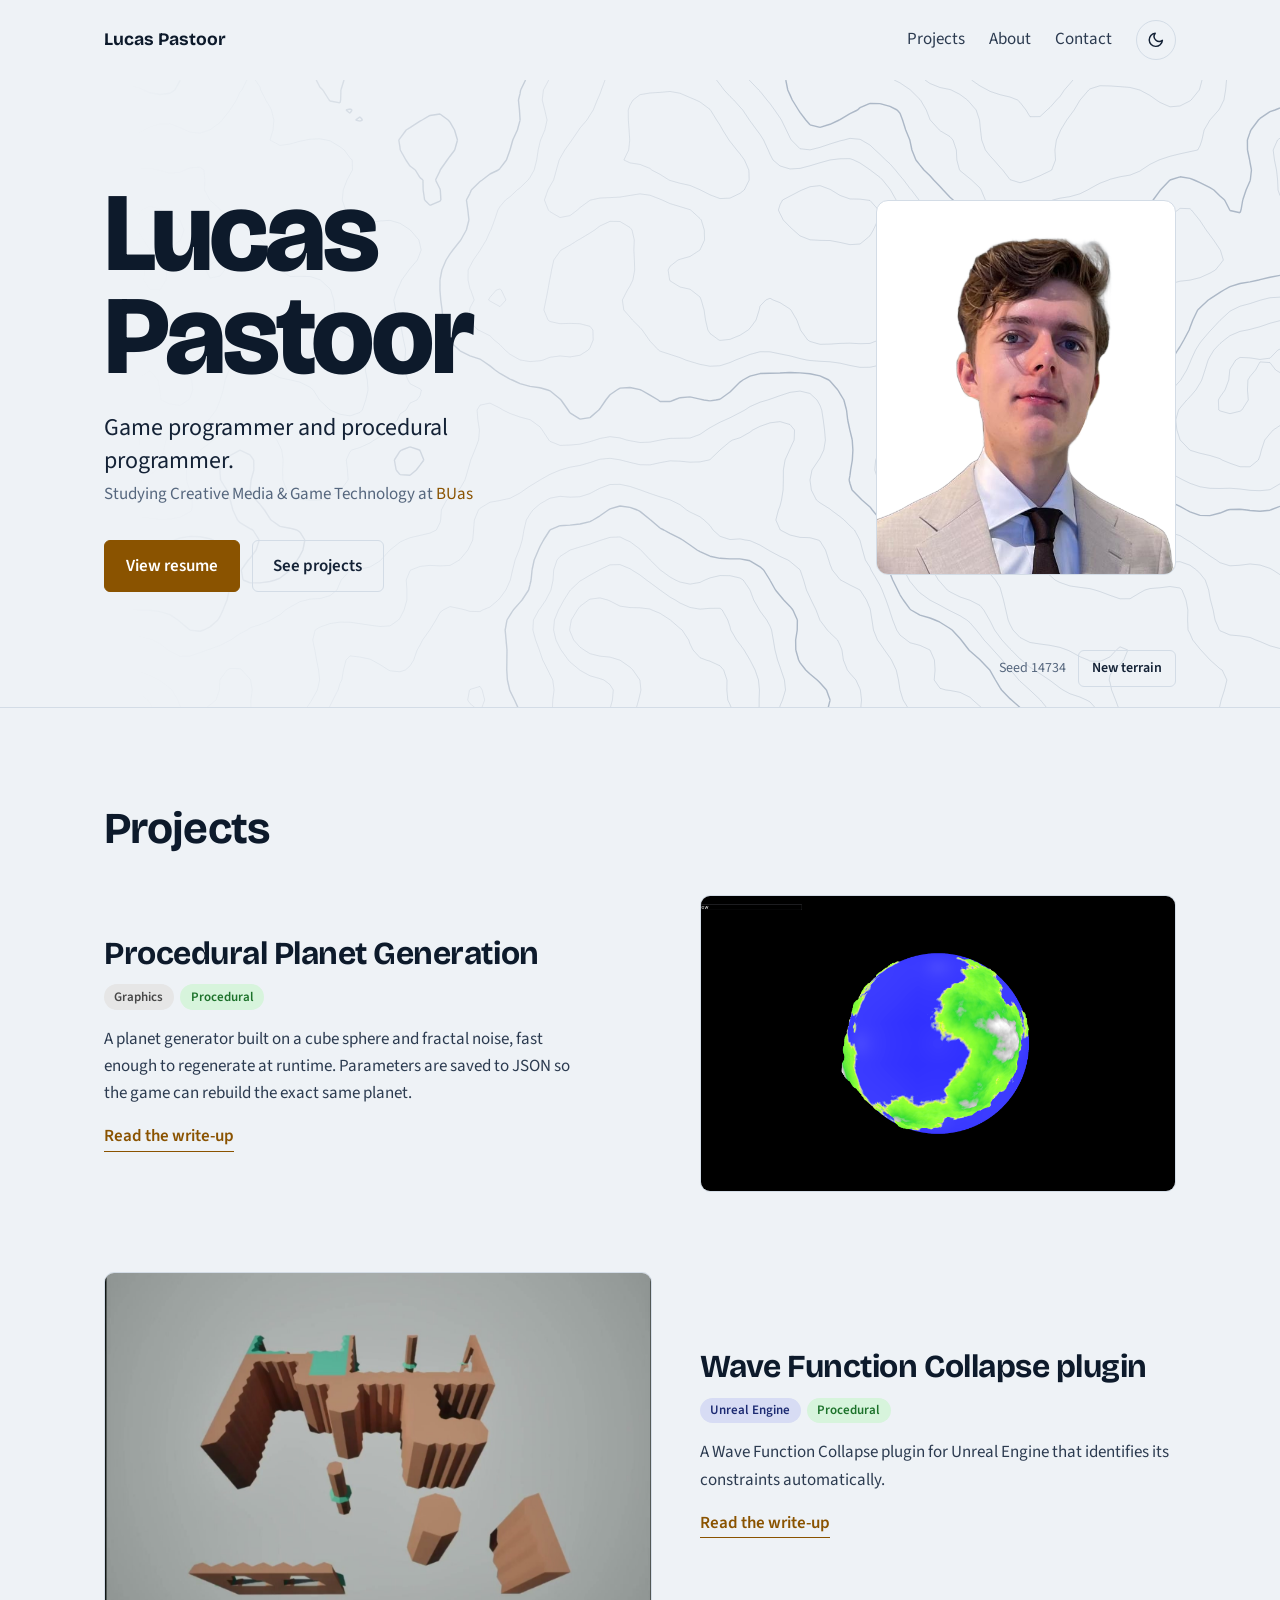
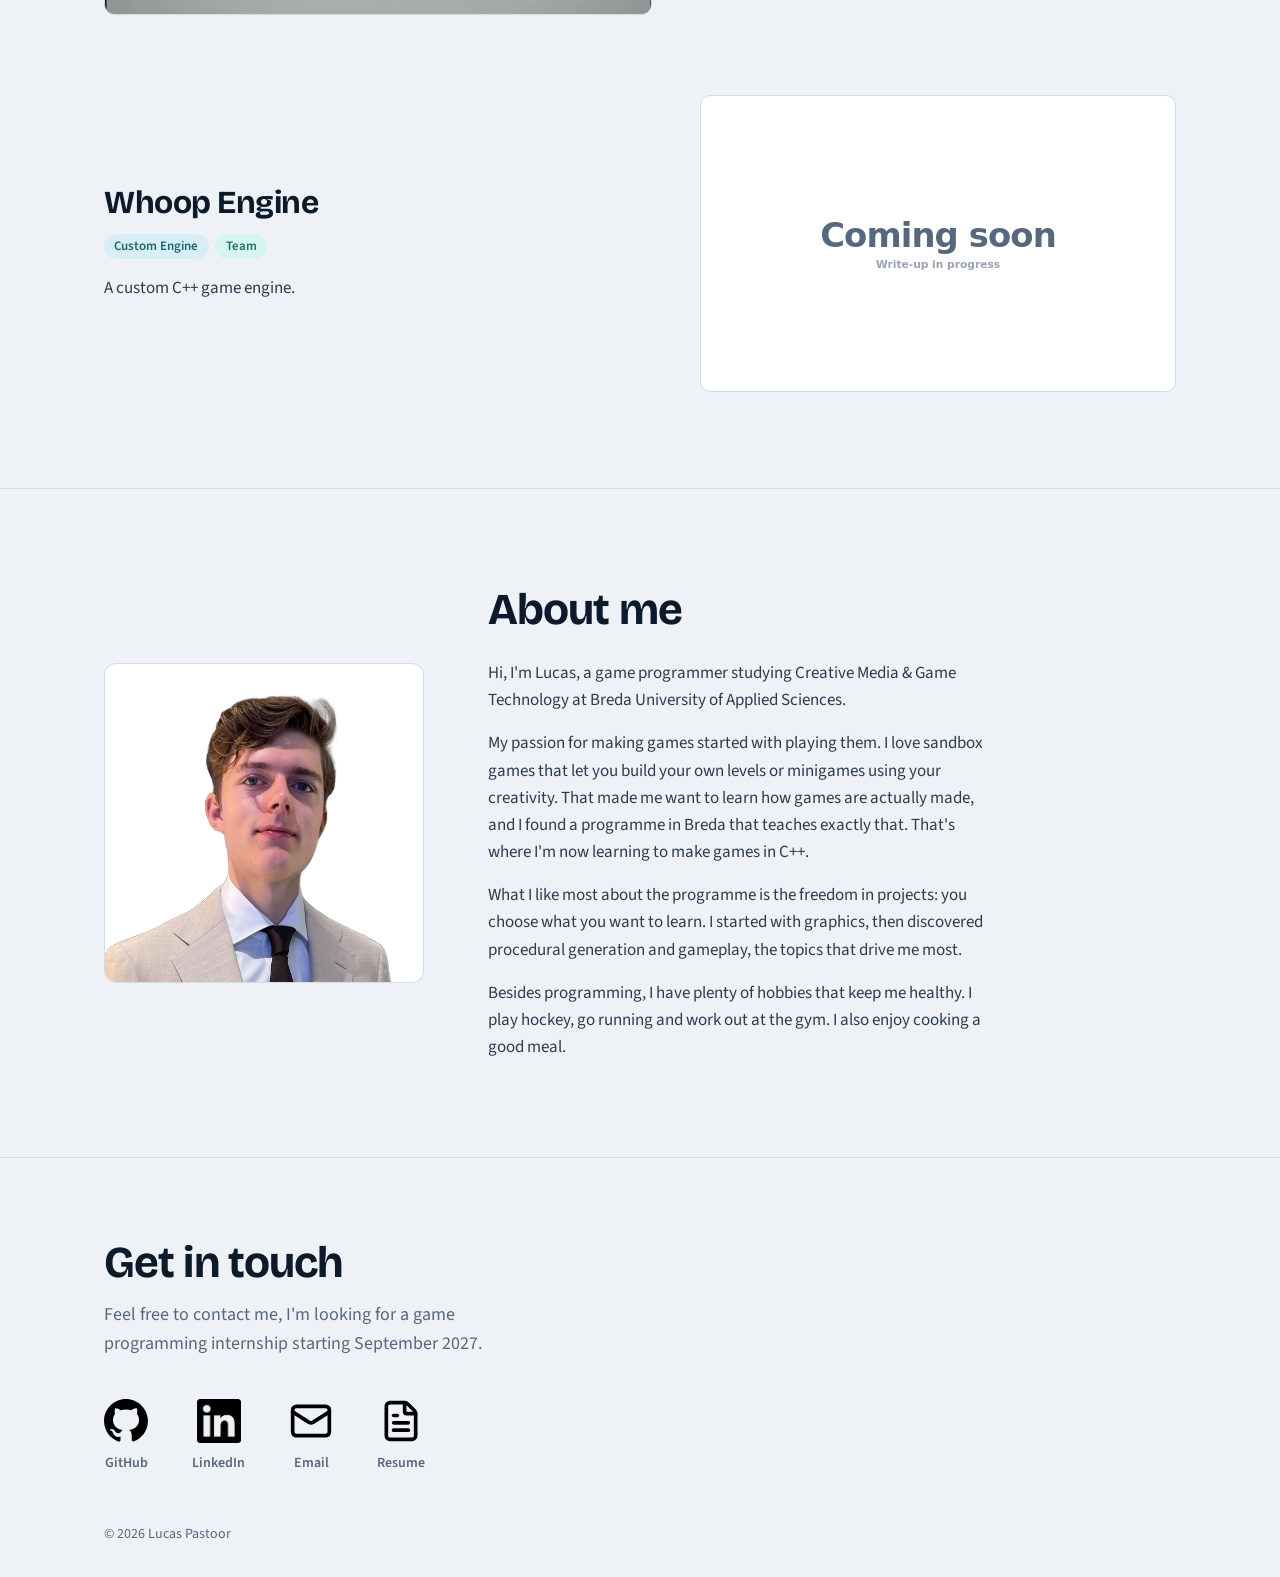
<file: index.html>
<!DOCTYPE html>
<html lang="en">

<head>
    <meta charset="UTF-8">
    <meta name="viewport" content="width=device-width, initial-scale=1.0">
    <title>Lucas Pastoor | Game Programmer</title>
    <link rel="icon" href="assets/media/favicon/favicon.svg" type="image/svg+xml">
    <link rel="icon" href="assets/media/favicon/favicon-32.png" type="image/png" sizes="32x32">
    <link rel="apple-touch-icon" href="assets/media/favicon/apple-touch-icon.png">
    <meta name="description"
        content="Lucas Pastoor, game programmer and procedural programmer studying Creative Media & Game Technology at BUas.">

    <!-- 1. Theme first, blocking on purpose: prevents a flash of the wrong theme -->
    <script src="assets/js/theme-init.js"></script>

    <!-- 2. Fonts -->
    <link rel="preconnect" href="https://fonts.googleapis.com">
    <link rel="preconnect" href="https://fonts.gstatic.com" crossorigin>
    <link rel="stylesheet"
        href="https://fonts.googleapis.com/css2?family=Bricolage+Grotesque:opsz,wght@12..96,600;12..96,800&family=Source+Sans+3:wght@400;600&display=swap">

    <!-- 3. Styles: shared → components → page -->
    <link rel="stylesheet" href="assets/css/base.css">
    <link rel="stylesheet" href="assets/css/components/site-header.css">
    <link rel="stylesheet" href="assets/css/components/button.css">
    <link rel="stylesheet" href="assets/css/components/tag.css">
    <link rel="stylesheet" href="assets/css/home.css">

    <!-- 4. Scripts: `defer` keeps this order and runs after the HTML is parsed.
            Data must load before the components that use it. -->
    <script defer src="data/tags.js"></script>
    <script defer src="data/projects.js"></script>
    <script defer src="assets/js/components/theme-toggle.js"></script>
    <script defer src="assets/js/components/tag.js"></script>
    <script defer src="assets/js/components/project-list.js"></script>
    <script defer src="assets/js/components/noise-field.js"></script>
</head>

<body>
    <a class="skip-link" href="#main">Skip to content</a>

    <header class="site-header">
        <a class="site-header__brand" href="./">Lucas Pastoor</a>
        <nav class="site-header__nav" aria-label="Main">
            <a href="#projects">Projects</a>
            <a href="#about">About</a>
            <a href="#contact">Contact</a>
            <button class="theme-toggle" type="button" data-theme-toggle aria-label="Switch theme">
                <!-- Sun: shown in dark mode (switch to light) -->
                <svg class="theme-toggle__sun" viewBox="0 0 24 24" fill="none" stroke="currentColor" stroke-width="2"
                    stroke-linecap="round" aria-hidden="true">
                    <circle cx="12" cy="12" r="4" />
                    <path
                        d="M12 2v2M12 20v2M4.9 4.9l1.4 1.4M17.7 17.7l1.4 1.4M2 12h2M20 12h2M4.9 19.1l1.4-1.4M17.7 6.3l1.4-1.4" />
                </svg>
                <!-- Moon: shown in light mode (switch to dark) -->
                <svg class="theme-toggle__moon" viewBox="0 0 24 24" fill="none" stroke="currentColor" stroke-width="2"
                    stroke-linecap="round" stroke-linejoin="round" aria-hidden="true">
                    <path d="M21 12.8A9 9 0 1 1 11.2 3a7 7 0 0 0 9.8 9.8z" />
                </svg>
            </button>
        </nav>
    </header>

    <main id="main">
        <!-- ========== Hero ========== -->
        <section class="hero" aria-labelledby="hero-name">
            <canvas class="hero__field" data-noise-field aria-hidden="true"></canvas>

            <div class="hero__inner">
                <div class="hero__text">
                    <h1 class="hero__name" id="hero-name">
                        <span>Lucas</span>
                        <span>Pastoor</span>
                    </h1>
                    <p class="hero__role">Game programmer and procedural programmer.</p>
                    <p class="hero__study">
                        Studying Creative Media & Game Technology at <a href="https://www.buas.nl/" target="_blank"
                            rel="noopener">BUas</a>
                    </p>

                    <div class="hero__actions">
                        <a class="button button--primary" href="assets/files/Lucas_Pastoor_Resume.pdf" target="_blank"
                            rel="noopener">View resume</a>
                        <a class="button" href="#projects">See projects</a>
                    </div>
                </div>

                <img class="hero__photo" src="assets/media/images/lucas.png" alt="Portrait of Lucas Pastoor" width="300"
                    height="375">
            </div>

            <div class="hero__reseed">
                <span data-noise-seed></span>
                <button class="button button--small" type="button" data-noise-reseed>New terrain</button>
            </div>
        </section>

        <!-- ========== Projects ========== -->
        <section class="projects" id="projects" aria-labelledby="projects-title">
            <h2 class="section-title" id="projects-title">Projects</h2>

            <!-- Filled by project-list.js from data/projects.js -->
            <div class="project-list" data-project-list>
                <noscript>
                    <p>Turn on JavaScript to see my projects, or find them on
                        <a href="https://github.com/LucasJP24">GitHub</a>.
                    </p>
                </noscript>
            </div>
        </section>

        <!-- ========== About ========== -->
        <section class="about" id="about" aria-labelledby="about-title">
            <div class="about__inner">
                <!-- Same photo as the hero. Empty alt: screen readers already
                     heard "Portrait of Lucas Pastoor" there, no need to repeat it. -->
                <img class="about__photo" src="assets/media/images/lucas.png" alt="" width="320" height="320"
                    loading="lazy">

                <div class="about__text">
                    <h2 class="section-title" id="about-title">About me</h2>
                    <p>
                        Hi, I'm Lucas, a game programmer studying Creative Media & Game Technology at Breda
                        University of
                        Applied Sciences.
                    </p>
                    <p>
                        My passion for making games started with playing them. I love sandbox games that let you build
                        your own
                        levels or minigames using your creativity. That made me want to learn how games are actually
                        made, and I
                        found a programme in Breda that teaches exactly that. That's where I'm now learning to make
                        games in C++.
                    </p>
                    <p>
                        What I like most about the programme is the freedom in projects: you choose what you want to
                        learn. I
                        started with graphics, then discovered procedural generation and gameplay, the topics that drive
                        me most.
                    </p>
                    <p>
                        Besides programming, I have plenty of hobbies that keep me healthy. I play hockey, go running
                        and work out
                        at the gym. I also enjoy cooking a good meal.
                    </p>
                </div>
            </div>
        </section>

    </main>

    <!-- ========== Contact ========== -->
    <footer class="site-footer" id="contact">
        <div class="site-footer__inner">
            <hgroup class="site-footer__heading">
                <h2 class="section-title">Get in touch</h2>
                <p class="site-footer__lead">
                    Feel free to contact me, I'm looking for a game programming internship starting September 2027.
                </p>
            </hgroup>

            <!-- Icons are decorative (aria-hidden / empty alt): the label text
                 below each one already gives the link its name. -->
            <ul class="social-links">
                <li>
                    <a class="social-link" href="https://github.com/LucasJP24" target="_blank" rel="noopener">
                        <span class="social-link__icon social-link__icon--mono social-link__icon--github"
                            aria-hidden="true"></span>
                        <span class="social-link__label">GitHub</span>
                    </a>
                </li>
                <li>
                    <a class="social-link" href="https://www.linkedin.com/in/lucas-pastoor-42b5ba345" target="_blank"
                        rel="noopener">
                        <span class="social-link__icon social-link__icon--mono social-link__icon--linkedin"
                            aria-hidden="true"></span>
                        <span class="social-link__label">LinkedIn</span>
                    </a>
                </li>
                <li>
                    <a class="social-link" href="mailto:lucas.j.pastoor@gmail.com">
                        <span class="social-link__icon social-link__icon--mono social-link__icon--mail"
                            aria-hidden="true"></span>
                        <span class="social-link__label">Email</span>
                    </a>
                </li>
                <li>
                    <a class="social-link" href="assets/files/Lucas_Pastoor_Resume.pdf" target="_blank" rel="noopener">
                        <span class="social-link__icon social-link__icon--mono social-link__icon--resume"
                            aria-hidden="true"></span>
                        <span class="social-link__label">Resume</span>
                    </a>
                </li>
            </ul>

            <p class="site-footer__copy">© 2026 Lucas Pastoor</p>
        </div>
    </footer>

    <!-- ========== Template for ONE project ==========
         Not shown on its own. project-list.js copies it for every project in
         data/projects.js and fills the [data-field] slots. -->
    <template id="project-template">
        <article class="project">
            <div class="project__media" data-field="media">
                <img src="" alt="" loading="lazy">
            </div>
            <div class="project__body">
                <h3 class="project__title"><a data-field="title"></a></h3>
                <ul class="project__meta" data-field="meta"></ul>
                <ul class="tag-list" data-field="tags"></ul>
                <p class="project__description" data-field="description"></p>
                <span class="project__cta" aria-hidden="true">Read the write-up</span>
            </div>
        </article>
    </template>
</body>

</html>
</file>
<file: assets/css/base.css>
/* ==========================================================================
   base.css — shared by EVERY page
   Design tokens (variables), reset, typography and generic helpers.
   ========================================================================== */

/* --- Design tokens: DARK theme (default) ---------------------------------
   theme-init.js sets <html data-theme="dark|light"> before the page paints.
   Every other CSS file only uses these variables, so switching theme is
   just swapping this set of values. */
:root,
[data-theme="dark"] {
    color-scheme: dark; /* native scrollbars & form controls follow the theme */

    --color-bg: #0c1727;
    --color-surface: #13233a;
    --color-surface-alt: #182b45;
    --color-border: #263b58;
    --color-text: #e6edf5;
    --color-text-soft: #c9d4e2;
    --color-text-muted: #91a3bb;
    --color-heading: #f3f6fa;
    --color-subheading: #dbe4ef;
    --color-link: #f2c66d;
    --color-link-hover: #ffd98f;
    --color-accent: #f2c66d;
    --color-on-accent: #1a1405;

    --color-code-bg: #08111e;
    --color-code-inline-bg: #1c2f4a;

    /* Hero contour lines (read by noise-field.js) */
    --contour-minor: rgba(242, 198, 109, 0.16);
    --contour-major: rgba(242, 198, 109, 0.38);

    /* Tag colours: each tag only provides a HUE, the theme decides lightness */
    --tag-sat: 45%;
    --tag-bg-l: 22%;
    --tag-fg-l: 82%;

    --shadow: 0 1px 3px rgba(0, 0, 0, 0.35);
}

/* --- Design tokens: LIGHT theme ------------------------------------------ */
[data-theme="light"] {
    color-scheme: light;

    --color-bg: #eef2f6;
    --color-surface: #ffffff;
    --color-surface-alt: #f5f7fa;
    --color-border: #d3dce6;
    --color-text: #142236;
    --color-text-soft: #2c3b50;
    --color-text-muted: #56677e;
    --color-heading: #0d1a2b;
    --color-subheading: #1f3048;
    --color-link: #8a5300;
    --color-link-hover: #6b4000;
    --color-accent: #8a5300;
    --color-on-accent: #ffffff;

    --color-code-bg: #13233a;
    --color-code-inline-bg: #e3e9f0;

    --contour-minor: rgba(20, 50, 90, 0.12);
    --contour-major: rgba(20, 50, 90, 0.30);

    --tag-sat: 55%;
    --tag-bg-l: 90%;
    --tag-fg-l: 28%;

    --shadow: 0 2px 10px rgba(13, 26, 43, 0.08);
}

/* --- Theme-independent tokens -------------------------------------------- */
:root {
    --font-display: 'Bricolage Grotesque', 'Segoe UI', system-ui, sans-serif;
    --font-body: 'Source Sans 3', -apple-system, BlinkMacSystemFont, 'Segoe UI', Roboto, sans-serif;
    --font-mono: 'Cascadia Mono', Consolas, 'Courier New', monospace;

    --radius: 8px;
    --content-width: 800px;   /* reading width (blog posts) */
    --page-width: 1120px;     /* wide pages (home) */
}

/* --- Reset --------------------------------------------------------------- */
*,
*::before,
*::after {
    margin: 0;
    padding: 0;
    box-sizing: border-box;
}

body {
    font-family: var(--font-body);
    font-size: 1.0625rem;
    line-height: 1.6;
    color: var(--color-text);
    background: var(--color-bg);
}

h1,
h2,
h3 {
    font-family: var(--font-display);
    color: var(--color-heading);
    line-height: 1.15;
}

img {
    max-width: 100%;
    height: auto;
}

/* --- Links --------------------------------------------------------------- */
a {
    color: var(--color-link);
    text-decoration: none;
    transition: color 0.2s;
}

a:hover {
    color: var(--color-link-hover);
}

a:focus-visible,
input:focus-visible,
button:focus-visible {
    outline: 2px solid var(--color-accent);
    outline-offset: 3px;
}

/* Hidden until a keyboard user presses Tab: jumps past the navigation */
.skip-link {
    position: absolute;
    left: 1rem;
    top: -3rem;
    padding: 0.5rem 1rem;
    background: var(--color-accent);
    color: var(--color-on-accent);
    border-radius: var(--radius);
    z-index: 100;
}

.skip-link:focus {
    top: 1rem;
}

/* --- Layout helpers ------------------------------------------------------ */
.container {
    max-width: var(--content-width);
    margin: 0 auto;
    padding: 60px 20px;
}

.card {
    background: var(--color-surface);
    padding: 40px;
    border: 1px solid var(--color-border);
    border-radius: var(--radius);
    box-shadow: var(--shadow);
}

@media (max-width: 768px) {
    .card {
        padding: 30px 20px;
    }
}

@media (prefers-reduced-motion: reduce) {
    * {
        transition: none !important;
        animation: none !important;
    }
}
</file>
<file: assets/css/components/site-header.css>
/* ==========================================================================
   Site header — brand on the left, links + theme toggle on the right.
   Used on every page.
   ========================================================================== */

.site-header {
    position: relative;
    z-index: 5;
    max-width: var(--page-width);
    margin: 0 auto;
    padding: 1.25rem 1.5rem;
    display: flex;
    align-items: center;
    justify-content: space-between;
    gap: 1rem;
}

.site-header__brand {
    font-family: var(--font-display);
    font-weight: 700;
    font-size: 1.1rem;
    color: var(--color-heading);
    white-space: nowrap;
}

.site-header__nav {
    display: flex;
    align-items: center;
    gap: 1.5rem;
}

.site-header__nav a {
    color: var(--color-text-soft);
}

.site-header__nav a:hover {
    color: var(--color-link);
}

/* --- Theme toggle -------------------------------------------------------- */
.theme-toggle {
    display: inline-grid;
    place-items: center;
    width: 2.5rem;
    height: 2.5rem;
    border: 1px solid var(--color-border);
    border-radius: 50%;
    background: transparent;
    color: var(--color-text);
    cursor: pointer;
}

.theme-toggle:hover {
    border-color: var(--color-accent);
}

.theme-toggle svg {
    width: 1.1rem;
    height: 1.1rem;
}

/* Show the icon of the theme you would switch TO */
[data-theme="dark"] .theme-toggle__moon,
[data-theme="light"] .theme-toggle__sun {
    display: none;
}
</file>
<file: assets/css/components/button.css>
/* ==========================================================================
   Buttons — for links that look like buttons (.button) and real buttons.
   ========================================================================== */

.button {
    display: inline-flex;
    align-items: center;
    gap: 0.5rem;
    padding: 0.7rem 1.3rem;
    border: 1px solid var(--color-border);
    border-radius: 6px;
    background: transparent;
    color: var(--color-text);
    font: inherit;
    font-weight: 600;
    cursor: pointer;
    transition: border-color 0.2s, background-color 0.2s, color 0.2s;
}

.button:hover {
    border-color: var(--color-accent);
    color: var(--color-text);
}

.button--primary {
    background: var(--color-accent);
    border-color: var(--color-accent);
    color: var(--color-on-accent);
}

.button--primary:hover {
    background: var(--color-link-hover);
    border-color: var(--color-link-hover);
    color: var(--color-on-accent);
}

.button--small {
    padding: 0.4rem 0.8rem;
    font-size: 0.875rem;
}
</file>
<file: assets/css/components/tag.css>
/* ==========================================================================
   Tags — coloured labels like "C++" or "Procedural".
   tag.js sets --tag-hue from data/tags.js. The theme tokens in base.css
   decide how light/dark the background and text are, so ONE hue per tag
   looks right in both dark and light mode.
   ========================================================================== */

.tag-list {
    display: flex;
    flex-wrap: wrap;
    gap: 0.4rem;
    list-style: none;
}

.tag {
    --tag-hue: 215;
    --tag-fg-sat: 60%;
    padding: 0.15rem 0.65rem;
    border-radius: 999px;
    font-size: 0.8125rem;
    font-weight: 600;
    background: hsl(var(--tag-hue) var(--tag-sat) var(--tag-bg-l));
    color: hsl(var(--tag-hue) var(--tag-fg-sat) var(--tag-fg-l));
}

/* A tag that isn't in data/tags.js turns grey, so you notice and add it */
.tag--unknown {
    --tag-sat: 0%;
    --tag-fg-sat: 0%;
}
</file>
<file: assets/css/home.css>
/* ==========================================================================
   home.css — only loaded by index.html
   Sections: hero → projects → contact footer
   ========================================================================== */

/* --- Hero ---------------------------------------------------------------- */
.hero {
    position: relative;
    overflow: hidden;
    border-bottom: 1px solid var(--color-border);
}

/* The generated contour map. Faded out on the left so the text stays readable. */
.hero__field {
    position: absolute;
    inset: 0;
    width: 100%;
    height: 100%;
    -webkit-mask-image: linear-gradient(to right, transparent 10%, #000 60%);
    mask-image: linear-gradient(to right, transparent 10%, #000 60%);
}

.hero__inner {
    position: relative;
    max-width: var(--page-width);
    margin: 0 auto;
    padding: clamp(3rem, 8vw, 6.5rem) 1.5rem clamp(4.5rem, 9vw, 7.5rem);
    display: grid;
    grid-template-columns: minmax(0, 1fr) auto;
    align-items: center;
    gap: 3rem;
}

.hero__name {
    font-size: clamp(3.2rem, 10vw, 7rem);
    font-weight: 800;
    line-height: 0.92;
    letter-spacing: -0.035em;
    margin-bottom: 1.5rem;
}

.hero__name span {
    display: block;
}

.hero__role {
    font-size: clamp(1.2rem, 2.4vw, 1.5rem);
    color: var(--color-text);
    line-height: 1.35;
    max-width: 36ch;
}

.hero__study {
    margin-top: 0.25rem;
    color: var(--color-text-muted);
}

.hero__actions {
    display: flex;
    flex-wrap: wrap;
    gap: 0.75rem;
    margin-top: 2rem;
}

.hero__photo {
    width: clamp(180px, 24vw, 300px);
    aspect-ratio: 4 / 5;
    object-fit: cover;
    border-radius: 12px;
    border: 1px solid var(--color-border);
    background: var(--color-surface); /* visible while the photo loads */
}

/* "New terrain" control, bottom right of the hero */
.hero__reseed {
    position: absolute;
    /* Line up with the content edge on wide screens, not the window edge */
    right: max(1.5rem, calc((100% - var(--page-width)) / 2 + 1.5rem));
    bottom: 1.25rem;
    display: flex;
    align-items: center;
    gap: 0.75rem;
    font-size: 0.875rem;
    color: var(--color-text-muted);
}

@media (max-width: 720px) {
    .hero__inner {
        grid-template-columns: 1fr;
        gap: 2rem;
    }

    .hero__inner {
        padding-bottom: 5.5rem; /* room for the "New terrain" control */
    }

    .hero__photo {
        order: -1;            /* photo above the name on phones */
        width: 140px;
    }

    .hero__field {
        -webkit-mask-image: linear-gradient(to bottom, #000 0%, transparent 85%);
        mask-image: linear-gradient(to bottom, #000 0%, transparent 85%);
    }
}

/* --- Projects ------------------------------------------------------------ */
.projects {
    max-width: var(--page-width);
    margin: 0 auto;
    padding: clamp(3.5rem, 8vw, 6rem) 1.5rem;
}

.section-title {
    font-size: clamp(2rem, 4vw, 2.75rem);
    letter-spacing: -0.02em;
    margin-bottom: 2.5rem;
}

.project-list {
    display: grid;
    gap: clamp(3rem, 7vw, 5rem);
}

/* One project row: image + text side by side */
.project {
    position: relative;
    display: grid;
    grid-template-columns: minmax(0, 1.15fr) minmax(0, 1fr);
    align-items: center;
    gap: clamp(1.5rem, 4vw, 3rem);
}

/* Every second project puts the image on the right */
.project:nth-child(even) .project__media {
    order: 2;
}

.project__media img {
    display: block;
    width: 100%;
    aspect-ratio: 16 / 10;
    object-fit: cover;
    border-radius: 10px;
    border: 1px solid var(--color-border);
    background: var(--color-surface);
    transition: border-color 0.2s;
}

.project__title {
    font-size: clamp(1.5rem, 3vw, 2rem);
    letter-spacing: -0.015em;
    margin-bottom: 0.75rem;
}

.project__title a {
    color: var(--color-heading);
}

/* "Coming soon" placeholder for projects without an image.
   The box uses theme colours; the text is coming-soon.svg used as a mask
   (same trick as the social icons), painted in the muted text colour. */
.project__media--soon {
    position: relative;
    aspect-ratio: 16 / 10;
    border: 1px solid var(--color-border);
    border-radius: 10px;
    background: var(--color-surface);
    transition: border-color 0.2s;
}

.project__media--soon::after {
    content: '';
    position: absolute;
    inset: 0;
    background-color: var(--color-text-muted);
    -webkit-mask: url('../media/images/coming_soon.svg') center / 75% auto no-repeat;
    mask: url('../media/images/coming_soon.svg') center / 75% auto no-repeat;
}

.project:hover .project__media--soon {
    border-color: var(--color-accent);
}

/* "Stretched link": the title link covers the whole row, so the entire
   project is clickable while there is only ONE link for keyboard and
   screen-reader users. */
.project__title a::after {
    content: '';
    position: absolute;
    inset: 0;
}

.project__title a:focus-visible {
    outline: none;
}

.project:has(.project__title a:focus-visible) {
    outline: 2px solid var(--color-accent);
    outline-offset: 8px;
    border-radius: 12px;
}

.project__meta {
    display: flex;
    flex-wrap: wrap;
    gap: 0.25rem 1.25rem;
    list-style: none;
    font-size: 0.9375rem;
    color: var(--color-text-muted);
    margin-bottom: 0.9rem;
}

.project__description {
    margin-top: 1rem;
    color: var(--color-text-soft);
    max-width: 60ch;
}

.project__cta {
    display: inline-block;
    margin-top: 1rem;
    font-weight: 600;
    color: var(--color-link);
    border-bottom: 1px solid currentColor;
}

/* Hover anywhere on the row: highlight image border + title */
.project:hover .project__media img {
    border-color: var(--color-accent);
}

.project:hover .project__title a {
    color: var(--color-link);
}

/* Projects without a link aren't clickable */
.project--static .project__cta {
    display: none;
}

@media (max-width: 720px) {
    .project {
        grid-template-columns: 1fr;
    }

    .project:nth-child(even) .project__media {
        order: 0;
    }
}

/* --- About --------------------------------------------------------------- */
.about {
    border-top: 1px solid var(--color-border);
}

.about__inner {
    max-width: var(--page-width);
    margin: 0 auto;
    padding: clamp(3.5rem, 8vw, 6rem) 1.5rem;
    display: grid;
    grid-template-columns: auto minmax(0, 1fr);   /* photo left, text right (mirrors the hero) */
    align-items: center;
    gap: clamp(2rem, 5vw, 4rem);
}

.about__photo {
    width: clamp(200px, 26vw, 320px);
    aspect-ratio: 1;                  /* square crop, so it doesn't look like a copy of the hero */
    object-fit: cover;
    object-position: center 25%;      /* keep the face in frame when cropping */
    border-radius: 12px;
    border: 1px solid var(--color-border);
    background: var(--color-surface);
}

.about__text .section-title {
    margin-bottom: 1.5rem;
}

.about__text p {
    max-width: 62ch;
    color: var(--color-text-soft);
    margin-bottom: 1rem;
}

.about__text p:last-child {
    margin-bottom: 0;
}

@media (max-width: 720px) {
    .about__inner {
        grid-template-columns: 1fr;
    }

    .about__photo {
        width: 160px;
    }
}

/* --- Contact footer ------------------------------------------------------ */
.site-footer {
    border-top: 1px solid var(--color-border);
}

.site-footer__inner {
    max-width: var(--page-width);
    margin: 0 auto;
    padding: clamp(3rem, 7vw, 5rem) 1.5rem 2rem;
}

.site-footer__heading {
    margin-bottom: 2.5rem;
}

/* Title sits closer to its subheader; the group keeps the old spacing below */
.site-footer__heading .section-title {
    margin-bottom: 0.75rem;
}

.site-footer__lead {
    max-width: 50ch;
    font-size: 1.125rem;
    color: var(--color-text-muted);
}

/* --- Social links: icon with a small label below ------------------------ */
.social-links {
    list-style: none;
    display: flex;
    flex-wrap: wrap;
    gap: 1.5rem 2.75rem;
    margin-bottom: 3rem;
}

/* Icon colour for single-colour logos (GitHub, LinkedIn, mail, resume).
   Pure white / black, as both brands' single-colour versions require. */
[data-theme="dark"] .social-links {
    --color-icon: #ffffff;
}

[data-theme="light"] .social-links {
    --color-icon: #000000;
}

.social-link {
    display: flex;
    flex-direction: column;
    align-items: center;
    gap: 0.6rem;
    color: var(--color-text-muted);
}

.social-link__icon {
    display: block;
    width: 2.75rem;   /* 44px: above LinkedIn's 21px minimum, and a good tap size */
    height: 2.75rem;
    transition: transform 0.2s;
}

/* Single-colour icons: the SVG file is used as a stencil (mask) and the
   element's background colour shows through it. So the icon takes its
   colour from CSS, and follows the theme, even though it's an external file. */
.social-link__icon--mono {
    background-color: var(--color-icon);
    -webkit-mask: var(--icon) center / contain no-repeat;
    mask: var(--icon) center / contain no-repeat;
}

/* Paths are relative to THIS css file (assets/css/), not to index.html */
.social-link__icon--github   { --icon: url('../media/icons/github.svg'); }
.social-link__icon--linkedin { --icon: url('../media/icons/linkedin.png'); }
.social-link__icon--mail   { --icon: url('../media/icons/mail.svg'); }
.social-link__icon--resume { --icon: url('../media/icons/file-text.svg'); }

.social-link__label {
    font-size: 0.875rem;
    font-weight: 600;
}

/* Hover: the label takes the accent colour, the logos stay white/black */
.social-link:hover {
    color: var(--color-link);
}

.social-link:hover .social-link__icon {
    transform: translateY(-2px);
}

.site-footer__copy {
    font-size: 0.875rem;
    color: var(--color-text-muted);
}
</file>
